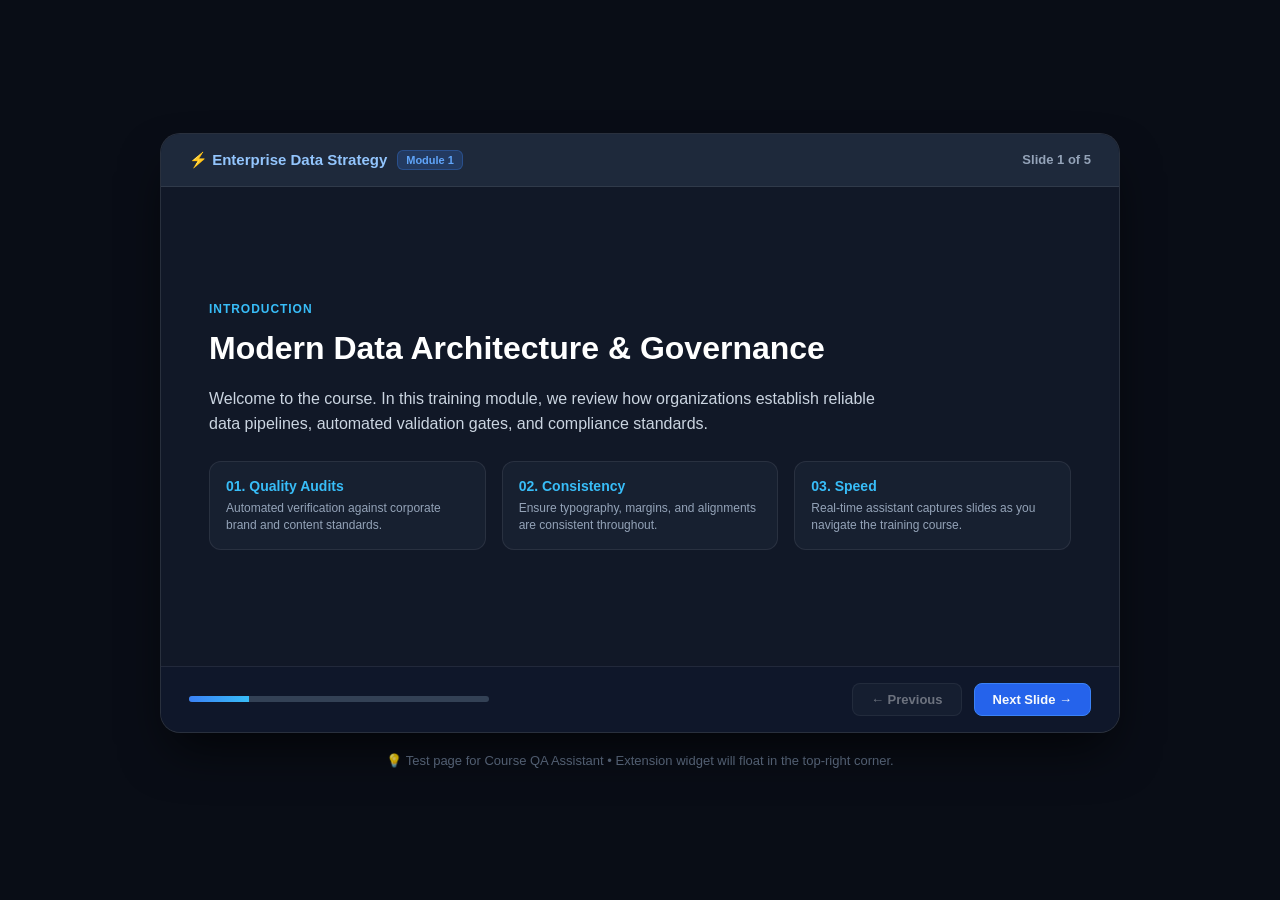
<file: demo-course/index.html>
<!DOCTYPE html>
<html lang="en">
<head>
  <meta charset="UTF-8">
  <meta name="viewport" content="width=device-width, initial-scale=1.0">
  <title>Enterprise Data Strategy - Interactive Course</title>
  <style>
    * {
      box-sizing: border-box;
      margin: 0;
      padding: 0;
      font-family: -apple-system, BlinkMacSystemFont, "Segoe UI", Roboto, Helvetica, Arial, sans-serif;
    }

    body {
      background: #090d16;
      color: #f8fafc;
      min-height: 100vh;
      display: flex;
      flex-direction: column;
      align-items: center;
      justify-content: center;
      padding: 24px;
    }

    .course-viewport {
      width: 100%;
      max-width: 960px;
      height: 600px;
      background: #111827;
      border: 1px solid rgba(255, 255, 255, 0.1);
      border-radius: 20px;
      display: flex;
      flex-direction: column;
      overflow: hidden;
      box-shadow: 0 25px 50px -12px rgba(0, 0, 0, 0.7);
      position: relative;
    }

    /* Course Header */
    .course-navbar {
      display: flex;
      align-items: center;
      justify-content: space-between;
      padding: 16px 28px;
      background: #1e293b;
      border-bottom: 1px solid rgba(255, 255, 255, 0.08);
    }

    .course-title {
      font-size: 15px;
      font-weight: 700;
      color: #93c5fd;
      display: flex;
      align-items: center;
      gap: 10px;
    }

    .badge-module {
      font-size: 11px;
      background: rgba(59, 130, 246, 0.2);
      color: #60a5fa;
      padding: 3px 8px;
      border-radius: 6px;
      border: 1px solid rgba(59, 130, 246, 0.3);
    }

    .slide-indicator {
      font-size: 13px;
      font-weight: 600;
      color: #94a3b8;
    }

    /* Slide Stage */
    .slide-stage {
      flex: 1;
      padding: 48px;
      display: flex;
      flex-direction: column;
      justify-content: center;
      position: relative;
    }

    .slide {
      display: none;
      animation: fadeIn 0.4s ease-out;
    }

    .slide.active {
      display: block;
    }

    @keyframes fadeIn {
      from { opacity: 0; transform: translateY(8px); }
      to { opacity: 1; transform: translateY(0); }
    }

    .slide-tag {
      font-size: 12px;
      font-weight: 700;
      text-transform: uppercase;
      letter-spacing: 0.08em;
      color: #38bdf8;
      margin-bottom: 12px;
    }

    .slide-heading {
      font-size: 32px;
      font-weight: 800;
      line-height: 1.25;
      margin-bottom: 18px;
      color: #ffffff;
    }

    .slide-desc {
      font-size: 16px;
      line-height: 1.6;
      color: #cbd5e1;
      max-width: 680px;
      margin-bottom: 24px;
    }

    .feature-grid {
      display: grid;
      grid-template-columns: repeat(3, 1fr);
      gap: 16px;
      margin-top: 16px;
    }

    .feature-card {
      background: rgba(30, 41, 59, 0.5);
      border: 1px solid rgba(255, 255, 255, 0.08);
      border-radius: 12px;
      padding: 16px;
    }

    .feature-card h4 {
      font-size: 14px;
      color: #38bdf8;
      margin-bottom: 6px;
    }

    .feature-card p {
      font-size: 12px;
      color: #94a3b8;
      line-height: 1.4;
    }

    /* Intentional QA issues for testing Stage 5 & 6 */
    .qa-sample-box {
      background: rgba(59, 130, 246, 0.08);
      border-left: 4px solid #3b82f6;
      padding: 14px 18px;
      border-radius: 0 10px 10px 0;
      font-size: 14px;
      color: #e2e8f0;
      margin-top: 14px;
    }

    /* Course Controls Bar */
    .course-footer {
      display: flex;
      align-items: center;
      justify-content: space-between;
      padding: 16px 28px;
      background: #0f172a;
      border-top: 1px solid rgba(255, 255, 255, 0.08);
    }

    .progress-bar-container {
      flex: 1;
      max-width: 300px;
      height: 6px;
      background: #334155;
      border-radius: 3px;
      overflow: hidden;
    }

    .progress-fill {
      height: 100%;
      background: linear-gradient(90deg, #3b82f6, #38bdf8);
      width: 20%;
      transition: width 0.3s ease;
    }

    .nav-buttons {
      display: flex;
      gap: 12px;
    }

    .nav-btn {
      padding: 8px 18px;
      font-size: 13px;
      font-weight: 600;
      border-radius: 8px;
      border: 1px solid rgba(255, 255, 255, 0.15);
      background: #1e293b;
      color: #f8fafc;
      cursor: pointer;
      transition: background 0.2s, transform 0.1s;
    }

    .nav-btn:hover:not(:disabled) {
      background: #334155;
    }

    .nav-btn:active:not(:disabled) {
      transform: scale(0.97);
    }

    .nav-btn:disabled {
      opacity: 0.4;
      cursor: not-allowed;
    }

    .nav-btn.primary {
      background: #2563eb;
      border-color: #3b82f6;
    }

    .nav-btn.primary:hover:not(:disabled) {
      background: #1d4ed8;
    }

    .instructions-hint {
      margin-top: 20px;
      font-size: 13px;
      color: #64748b;
      text-align: center;
    }

    .instructions-hint code {
      background: #1e293b;
      color: #38bdf8;
      padding: 2px 6px;
      border-radius: 4px;
      font-size: 12px;
    }
  </style>
</head>
<body>

  <!-- Course Container simulating e-learning player -->
  <div class="course-viewport" id="course-viewport">
    <!-- Navbar -->
    <div class="course-navbar">
      <div class="course-title">
        <span>⚡ Enterprise Data Strategy</span>
        <span class="badge-module">Module 1</span>
      </div>
      <div class="slide-indicator" id="slide-indicator">Slide 1 of 5</div>
    </div>

    <!-- Stage -->
    <div class="slide-stage">
      
      <!-- Slide 1 -->
      <div class="slide active" data-slide="1">
        <div class="slide-tag">Introduction</div>
        <h2 class="slide-heading">Modern Data Architecture & Governance</h2>
        <p class="slide-desc">
          Welcome to the course. In this training module, we review how organizations establish reliable data pipelines, automated validation gates, and compliance standards.
        </p>
        <div class="feature-grid">
          <div class="feature-card">
            <h4>01. Quality Audits</h4>
            <p>Automated verification against corporate brand and content standards.</p>
          </div>
          <div class="feature-card">
            <h4>02. Consistency</h4>
            <p>Ensure typography, margins, and alignments are consistent throughout.</p>
          </div>
          <div class="feature-card">
            <h4>03. Speed</h4>
            <p>Real-time assistant captures slides as you navigate the training course.</p>
          </div>
        </div>
      </div>

      <!-- Slide 2 -->
      <div class="slide" data-slide="2">
        <div class="slide-tag">Data Products</div>
        <h2 class="slide-heading">Managing Data as a Shared Asset</h2>
        <p class="slide-desc">
          High-performing teams treat data as a primary product. Every dataset must have clear ownership, verified lineage, and enforceable SLAs.
        </p>
        <!-- Notice intentional grammar quirk from prompt for testing later stages -->
        <div class="qa-sample-box">
          <strong>Review Note:</strong> "Data Products provides trusted data across the entire organization without manual friction."
        </div>
      </div>

      <!-- Slide 3 -->
      <div class="slide" data-slide="3">
        <div class="slide-tag">Quality Frameworks</div>
        <h2 class="slide-heading">Continuous Quality Assurance in E-Learning</h2>
        <p class="slide-desc">
          Automated course reviewers detect grammar, font mismatch, and text overlap issues early, reducing human tester review cycles by 70%.
        </p>
        <div class="feature-grid">
          <div class="feature-card">
            <h4>Grammar QA</h4>
            <p>Checks subject-verb agreement, punctuation, and typos.</p>
          </div>
          <div class="feature-card">
            <h4>Visual QA</h4>
            <p>Detects misaligned boxes, clipped text, and inconsistent padding.</p>
          </div>
          <div class="feature-card">
            <h4>Font QA</h4>
            <p>Verifies approved corporate typography sizes and weights.</p>
          </div>
        </div>
      </div>

      <!-- Slide 4 -->
      <div class="slide" data-slide="4">
        <div class="slide-tag">Best Practices</div>
        <h2 class="slide-heading">Automated Slide Detection Strategies</h2>
        <p class="slide-desc">
          When the learner clicks next, slide detector hooks observe DOM mutations or custom event triggers to snapshot the exact state for review.
        </p>
        <div class="qa-sample-box">
          <strong>Key Rule:</strong> Keep capture independent from analysis so navigation remains lightning fast.
        </div>
      </div>

      <!-- Slide 5 -->
      <div class="slide" data-slide="5">
        <div class="slide-tag">Summary</div>
        <h2 class="slide-heading">Module Summary & Next Steps</h2>
        <p class="slide-desc">
          You have completed Module 1 review! In the next module, we will explore distributed processing and automated report generation.
        </p>
        <div class="feature-grid">
          <div class="feature-card">
            <h4>5 Slides</h4>
            <p>Full course deck traversed.</p>
          </div>
          <div class="feature-card">
            <h4>Ready to End</h4>
            <p>Click "End QA" in the floating assistant to generate report.</p>
          </div>
          <div class="feature-card">
            <h4>Export</h4>
            <p>Comprehensive PDF breakdown with all flagged items.</p>
          </div>
        </div>
      </div>

    </div>

    <!-- Course Controls -->
    <div class="course-footer">
      <div class="progress-bar-container">
        <div class="progress-fill" id="progress-fill"></div>
      </div>
      <div class="nav-buttons">
        <button class="nav-btn" id="prev-btn" disabled>← Previous</button>
        <button class="nav-btn primary" id="next-btn">Next Slide →</button>
      </div>
    </div>
  </div>

  <p class="instructions-hint">
    💡 Test page for Course QA Assistant • Extension widget will float in the top-right corner.
  </p>

  <script>
    // Simple slide navigation logic
    const slides = document.querySelectorAll(".slide");
    const prevBtn = document.getElementById("prev-btn");
    const nextBtn = document.getElementById("next-btn");
    const slideIndicator = document.getElementById("slide-indicator");
    const progressFill = document.getElementById("progress-fill");

    let currentSlide = 0;
    const totalSlides = slides.length;

    function updateSlide(index) {
      slides.forEach((s, idx) => {
        s.classList.toggle("active", idx === index);
      });

      slideIndicator.textContent = `Slide ${index + 1} of ${totalSlides}`;
      progressFill.style.width = `${((index + 1) / totalSlides) * 100}%`;

      prevBtn.disabled = index === 0;
      nextBtn.disabled = index === totalSlides - 1;

      // Dispatch custom event for slide change (ready for Stage 3 automatic slide detection)
      window.dispatchEvent(new CustomEvent("course:slideChanged", {
        detail: {
          slideNumber: index + 1,
          totalSlides: totalSlides,
          slideTitle: slides[index].querySelector(".slide-heading")?.innerText || ""
        }
      }));
    }

    prevBtn.addEventListener("click", () => {
      if (currentSlide > 0) {
        currentSlide--;
        updateSlide(currentSlide);
      }
    });

    nextBtn.addEventListener("click", () => {
      if (currentSlide < totalSlides - 1) {
        currentSlide++;
        updateSlide(currentSlide);
      }
    });
  </script>
</body>
</html>
</file>
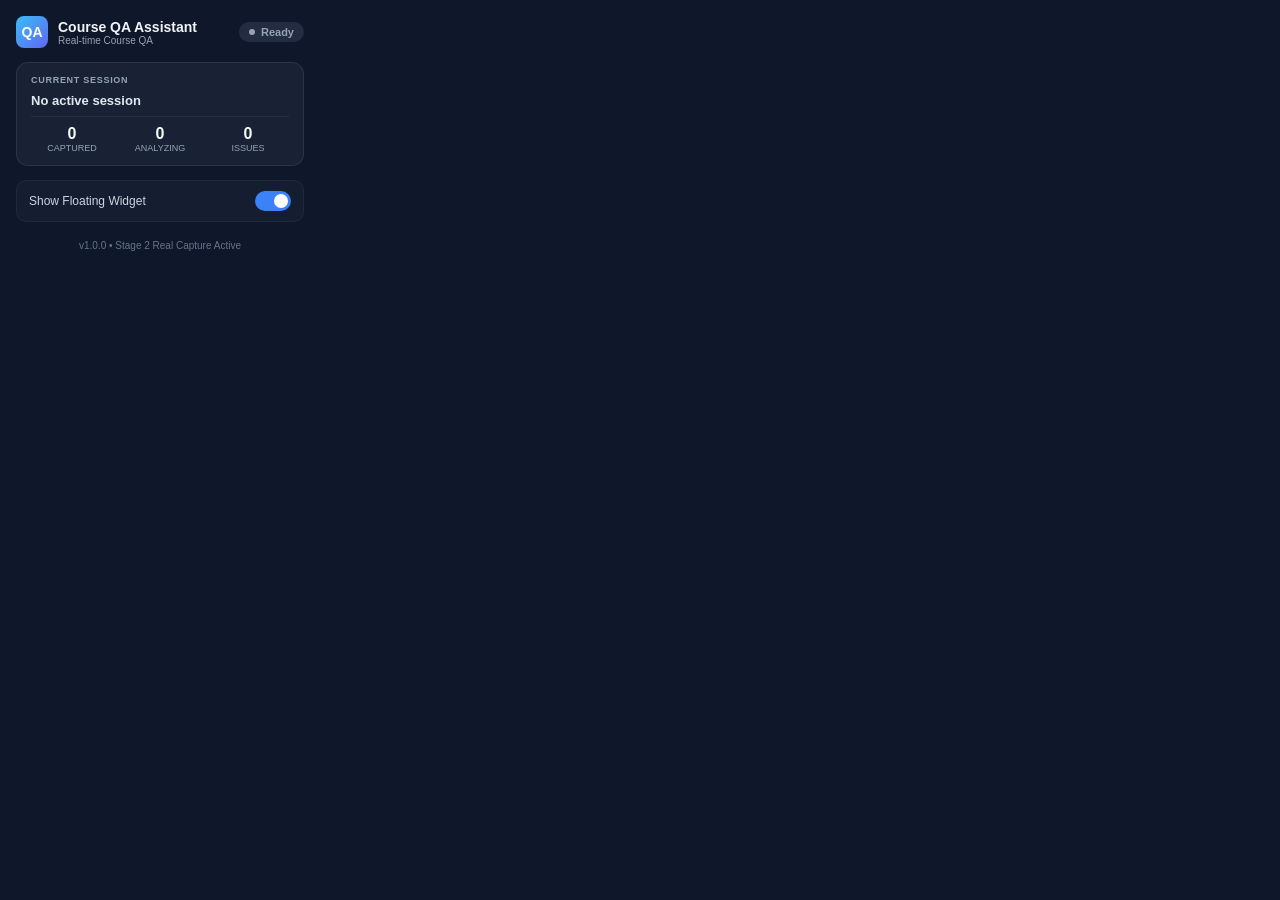
<file: browser-extension/popup/popup.html>
<!DOCTYPE html>
<html lang="en">
<head>
  <meta charset="UTF-8">
  <meta name="viewport" content="width=device-width, initial-scale=1.0">
  <title>Course QA Assistant</title>
  <link rel="stylesheet" href="popup.css">
</head>
<body>
  <div class="popup-container">
    <header class="popup-header">
      <div class="brand">
        <div class="logo">QA</div>
        <div class="title-group">
          <h1>Course QA Assistant</h1>
          <span class="subtitle">Real-time Course QA</span>
        </div>
      </div>
      <div class="status-indicator" id="status-pill">
        <span class="dot"></span>
        <span id="status-label">Ready</span>
      </div>
    </header>

    <div class="session-card" id="session-card">
      <div class="session-label">CURRENT SESSION</div>
      <div class="session-id" id="session-id">No active session</div>
      
      <div class="metrics-row">
        <div class="metric">
          <span class="metric-num" id="popup-captured">0</span>
          <span class="metric-name">Captured</span>
        </div>
        <div class="metric">
          <span class="metric-num" id="popup-analyzing">0</span>
          <span class="metric-name">Analyzing</span>
        </div>
        <div class="metric">
          <span class="metric-num" id="popup-issues">0</span>
          <span class="metric-name">Issues</span>
        </div>
      </div>

      <button class="btn-view-shot" id="btn-popup-view-latest" style="display: none;">
        <span>↗</span> Inspect Latest Screenshot
      </button>

      <!-- All Captured Slides in Session -->
      <div class="captured-slides-section" id="captured-slides-section" style="display: none;">
        <div class="section-title">
          <span>ALL CAPTURED SLIDES (<span id="slides-count-label">0</span>)</span>
        </div>
        <div class="slides-list" id="slides-list">
          <!-- Populated by popup.js -->
        </div>
      </div>
    </div>

    <div class="controls-section">
      <div class="toggle-row">
        <span>Show Floating Widget</span>
        <label class="switch">
          <input type="checkbox" id="toggle-widget" checked>
          <span class="slider"></span>
        </label>
      </div>
    </div>

    <footer class="popup-footer">
      <span>v1.0.0 • Stage 2 Real Capture Active</span>
    </footer>
  </div>

  <script src="popup.js"></script>
</body>
</html>
</file>
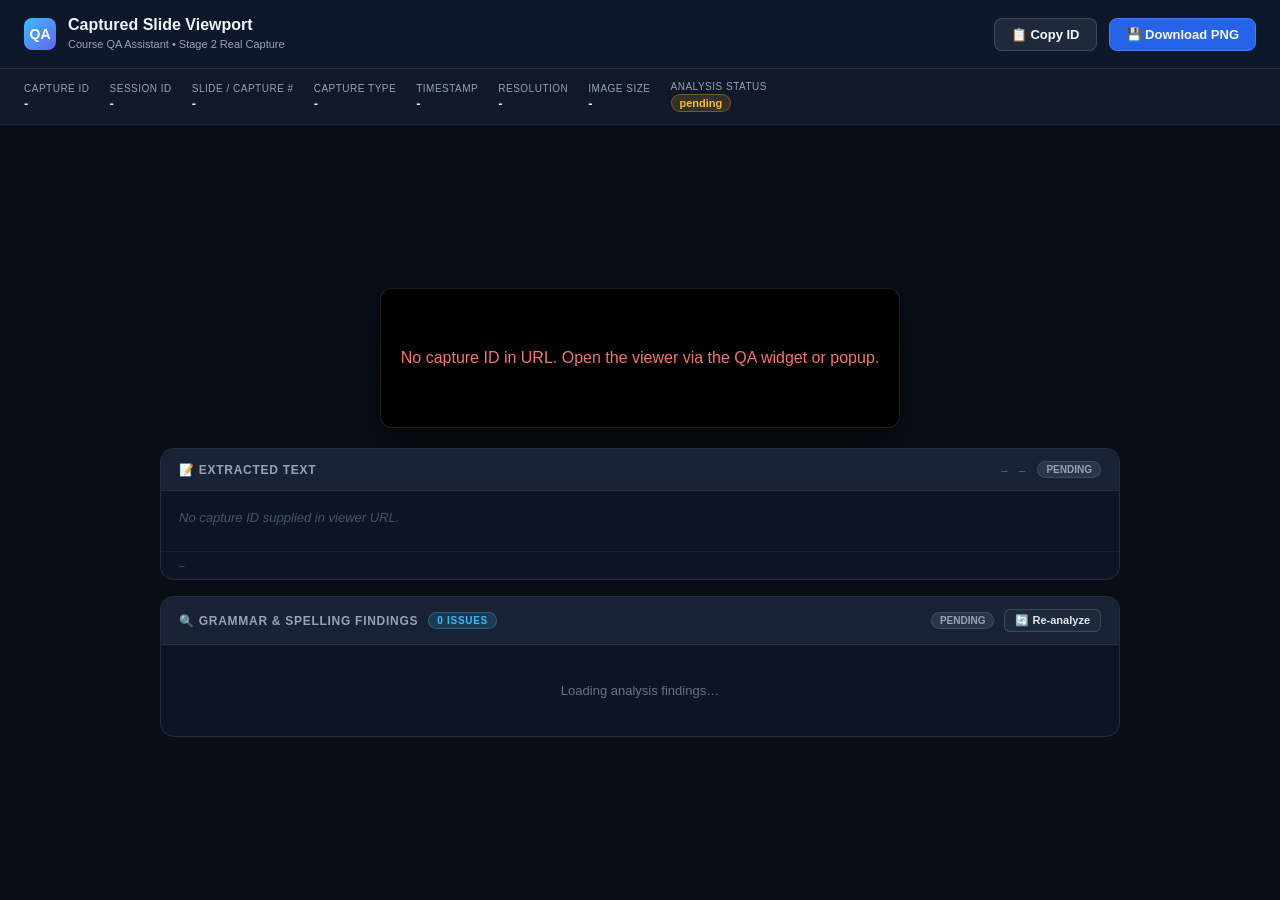
<file: browser-extension/viewer/viewer.html>
<!DOCTYPE html>
<html lang="en">
<head>
  <meta charset="UTF-8">
  <meta name="viewport" content="width=device-width, initial-scale=1.0">
  <title>Screenshot Viewer - Course QA Assistant</title>
  <style>
    * {
      box-sizing: border-box;
      margin: 0;
      padding: 0;
      font-family: -apple-system, BlinkMacSystemFont, "Segoe UI", Roboto, Helvetica, Arial, sans-serif;
    }

    body {
      background: #090d16;
      color: #f8fafc;
      min-height: 100vh;
      display: flex;
      flex-direction: column;
    }

    header {
      background: #0f172a;
      border-bottom: 1px solid rgba(255, 255, 255, 0.1);
      padding: 16px 24px;
      display: flex;
      align-items: center;
      justify-content: space-between;
      position: sticky;
      top: 0;
      z-index: 100;
    }

    .brand {
      display: flex;
      align-items: center;
      gap: 12px;
    }

    .logo-badge {
      width: 32px;
      height: 32px;
      border-radius: 8px;
      background: linear-gradient(135deg, #38bdf8, #6366f1);
      display: flex;
      align-items: center;
      justify-content: center;
      font-weight: 800;
      font-size: 14px;
      color: white;
    }

    .title-group h1 {
      font-size: 16px;
      font-weight: 700;
      color: #f1f5f9;
    }

    .title-group span {
      font-size: 11px;
      color: #94a3b8;
    }

    .header-actions {
      display: flex;
      align-items: center;
      gap: 12px;
    }

    .btn {
      padding: 8px 16px;
      font-size: 13px;
      font-weight: 600;
      border-radius: 8px;
      border: 1px solid rgba(255, 255, 255, 0.15);
      background: #1e293b;
      color: #f8fafc;
      cursor: pointer;
      display: inline-flex;
      align-items: center;
      gap: 6px;
      transition: background 0.15s;
    }

    .btn:hover {
      background: #334155;
    }

    .btn-primary {
      background: #2563eb;
      border-color: #3b82f6;
    }

    .btn-primary:hover {
      background: #1d4ed8;
    }

    /* Metadata Bar */
    .metadata-bar {
      background: #111827;
      border-bottom: 1px solid rgba(255, 255, 255, 0.06);
      padding: 12px 24px;
      display: flex;
      align-items: center;
      gap: 20px;
      flex-wrap: wrap;
    }

    .meta-item {
      display: flex;
      flex-direction: column;
      gap: 2px;
    }

    .meta-label {
      font-size: 10px;
      text-transform: uppercase;
      letter-spacing: 0.05em;
      color: #94a3b8;
    }

    .meta-value {
      font-size: 13px;
      font-weight: 600;
      color: #e2e8f0;
      font-variant-numeric: tabular-nums;
    }

    .status-badge {
      display: inline-block;
      padding: 2px 8px;
      border-radius: 12px;
      font-size: 11px;
      background: rgba(251, 191, 36, 0.15);
      color: #fbbf24;
      border: 1px solid rgba(251, 191, 36, 0.3);
    }

    .type-badge {
      display: inline-block;
      padding: 2px 8px;
      border-radius: 12px;
      font-size: 11px;
      font-weight: 700;
    }

    .type-badge.automatic {
      background: rgba(56, 189, 248, 0.15);
      color: #38bdf8;
      border: 1px solid rgba(56, 189, 248, 0.35);
    }

    .type-badge.manual {
      background: rgba(168, 85, 247, 0.15);
      color: #c084fc;
      border: 1px solid rgba(168, 85, 247, 0.35);
    }

    /* Main Viewport */
    main {
      flex: 1;
      padding: 24px;
      display: flex;
      flex-direction: column;
      align-items: center;
      justify-content: center;
    }

    .image-container {
      max-width: 100%;
      border-radius: 12px;
      overflow: hidden;
      box-shadow: 0 20px 40px -10px rgba(0, 0, 0, 0.7);
      border: 1px solid rgba(255, 255, 255, 0.12);
      background: #000;
    }

    .image-container img {
      display: block;
      max-width: 100%;
      max-height: calc(100vh - 200px);
      object-fit: contain;
    }

    .loading-state, .error-state {
      text-align: center;
      padding: 60px 20px;
      color: #94a3b8;
    }

    .error-state {
      color: #f87171;
    }

    /* Extracted Text Panel */
    .text-panel {
      width: 100%;
      max-width: 960px;
      margin-top: 20px;
      background: rgba(15, 23, 42, 0.85);
      border: 1px solid rgba(255, 255, 255, 0.1);
      border-radius: 14px;
      overflow: hidden;
    }

    .text-panel-header {
      display: flex;
      align-items: center;
      justify-content: space-between;
      padding: 12px 18px;
      background: rgba(30, 41, 59, 0.7);
      border-bottom: 1px solid rgba(255, 255, 255, 0.07);
    }

    .text-panel-title {
      font-size: 12px;
      font-weight: 700;
      text-transform: uppercase;
      letter-spacing: 0.06em;
      color: #94a3b8;
      display: flex;
      align-items: center;
      gap: 8px;
    }

    .text-meta {
      display: flex;
      align-items: center;
      gap: 12px;
      font-size: 11px;
      color: #64748b;
    }

    .text-status-badge {
      padding: 2px 8px;
      border-radius: 10px;
      font-size: 10px;
      font-weight: 700;
      text-transform: uppercase;
    }

    .text-status-badge.completed {
      background: rgba(52, 211, 153, 0.15);
      color: #34d399;
      border: 1px solid rgba(52, 211, 153, 0.3);
    }

    .text-status-badge.partially-completed {
      background: rgba(251, 191, 36, 0.15);
      color: #fbbf24;
      border: 1px solid rgba(251, 191, 36, 0.3);
    }

    .text-status-badge.failed {
      background: rgba(239, 68, 68, 0.15);
      color: #f87171;
      border: 1px solid rgba(239, 68, 68, 0.3);
    }

    .text-status-badge.pending, .text-status-badge.extracting, .text-status-badge.not-yet-available {
      background: rgba(148, 163, 184, 0.15);
      color: #94a3b8;
      border: 1px solid rgba(148, 163, 184, 0.2);
    }

    .text-content {
      padding: 16px 18px;
      font-size: 13px;
      line-height: 1.7;
      color: #cbd5e1;
      white-space: pre-wrap;
      word-break: break-word;
      min-height: 60px;
      max-height: 280px;
      overflow-y: auto;
    }

    .text-content.empty {
      color: #475569;
      font-style: italic;
    }

    .text-panel-footer {
      padding: 8px 18px;
      font-size: 10px;
      color: #475569;
      border-top: 1px solid rgba(255, 255, 255, 0.05);
      display: flex;
      gap: 16px;
    }

    /* Stage 6: Analysis Findings Panel */
    .analysis-panel {
      width: 100%;
      max-width: 960px;
      margin-top: 16px;
      background: rgba(15, 23, 42, 0.85);
      border: 1px solid rgba(255, 255, 255, 0.1);
      border-radius: 14px;
      overflow: hidden;
    }

    .analysis-panel-header {
      display: flex;
      align-items: center;
      justify-content: space-between;
      padding: 12px 18px;
      background: rgba(30, 41, 59, 0.7);
      border-bottom: 1px solid rgba(255, 255, 255, 0.07);
    }

    .analysis-panel-title {
      font-size: 12px;
      font-weight: 700;
      text-transform: uppercase;
      letter-spacing: 0.06em;
      color: #94a3b8;
      display: flex;
      align-items: center;
      gap: 10px;
    }

    .analysis-count-badge {
      font-size: 10px;
      font-weight: 700;
      padding: 2px 8px;
      border-radius: 10px;
      background: rgba(56, 189, 248, 0.15);
      color: #38bdf8;
      border: 1px solid rgba(56, 189, 248, 0.3);
    }

    .analysis-meta {
      display: flex;
      align-items: center;
      gap: 10px;
    }

    .analysis-status-badge {
      padding: 2px 8px;
      border-radius: 10px;
      font-size: 10px;
      font-weight: 700;
      text-transform: uppercase;
    }

    .analysis-status-badge.completed {
      background: rgba(52, 211, 153, 0.15);
      color: #34d399;
      border: 1px solid rgba(52, 211, 153, 0.3);
    }

    .analysis-status-badge.analyzing {
      background: rgba(56, 189, 248, 0.15);
      color: #38bdf8;
      border: 1px solid rgba(56, 189, 248, 0.3);
    }

    .analysis-status-badge.pending {
      background: rgba(148, 163, 184, 0.15);
      color: #94a3b8;
      border: 1px solid rgba(148, 163, 184, 0.2);
    }

    .analysis-status-badge.skipped {
      background: rgba(251, 191, 36, 0.15);
      color: #fbbf24;
      border: 1px solid rgba(251, 191, 36, 0.3);
    }

    .analysis-status-badge.failed {
      background: rgba(239, 68, 68, 0.15);
      color: #f87171;
      border: 1px solid rgba(239, 68, 68, 0.3);
    }

    .btn-retry-analysis {
      padding: 4px 10px;
      font-size: 11px;
      font-weight: 600;
      border-radius: 6px;
      background: #1e293b;
      border: 1px solid rgba(255, 255, 255, 0.15);
      color: #e2e8f0;
      cursor: pointer;
      transition: background 0.15s;
    }
    .btn-retry-analysis:hover {
      background: #334155;
    }

    .analysis-findings-body {
      padding: 14px 18px;
      display: flex;
      flex-direction: column;
      gap: 10px;
      max-height: 400px;
      overflow-y: auto;
    }

    .finding-card {
      background: rgba(15, 23, 42, 0.65);
      border: 1px solid rgba(255, 255, 255, 0.08);
      border-radius: 10px;
      padding: 12px 14px;
      display: flex;
      flex-direction: column;
      gap: 6px;
    }

    .finding-header {
      display: flex;
      align-items: center;
      justify-content: space-between;
    }

    .finding-cat-badge {
      font-size: 10px;
      font-weight: 800;
      text-transform: uppercase;
      padding: 2px 7px;
      border-radius: 6px;
      letter-spacing: 0.04em;
    }

    .finding-cat-badge.spelling {
      background: rgba(244, 63, 94, 0.18);
      color: #fb7185;
      border: 1px solid rgba(244, 63, 94, 0.35);
    }

    .finding-cat-badge.grammar {
      background: rgba(168, 85, 247, 0.18);
      color: #c084fc;
      border: 1px solid rgba(168, 85, 247, 0.35);
    }

    .finding-cat-badge.repeated-word {
      background: rgba(249, 115, 22, 0.18);
      color: #fb923c;
      border: 1px solid rgba(249, 115, 22, 0.35);
    }

    .finding-cat-badge.punctuation {
      background: rgba(234, 179, 8, 0.18);
      color: #facc15;
      border: 1px solid rgba(234, 179, 8, 0.35);
    }

    .finding-cat-badge.capitalization {
      background: rgba(6, 182, 212, 0.18);
      color: #22d3ee;
      border: 1px solid rgba(6, 182, 212, 0.35);
    }

    .finding-severity {
      font-size: 10px;
      color: #64748b;
      text-transform: uppercase;
      font-weight: 600;
    }

    .finding-content {
      display: flex;
      align-items: baseline;
      gap: 8px;
      flex-wrap: wrap;
    }

    .finding-original {
      font-size: 13px;
      font-weight: 700;
      color: #fca5a5;
      background: rgba(239, 68, 68, 0.12);
      border-radius: 4px;
      padding: 2px 6px;
      text-decoration: line-through;
    }

    .finding-message {
      font-size: 13px;
      color: #cbd5e1;
      line-height: 1.5;
    }

    .finding-suggestions {
      display: flex;
      align-items: center;
      gap: 6px;
      flex-wrap: wrap;
      margin-top: 4px;
      font-size: 12px;
    }

    .suggestion-label {
      font-size: 11px;
      color: #94a3b8;
    }

    .suggestion-pill {
      font-size: 11px;
      font-weight: 600;
      background: rgba(52, 211, 153, 0.15);
      color: #34d399;
      border: 1px solid rgba(52, 211, 153, 0.3);
      padding: 2px 8px;
      border-radius: 6px;
    }

    .analysis-clean-state {
      text-align: center;
      padding: 24px;
      color: #34d399;
      font-size: 13px;
      font-weight: 600;
      display: flex;
      flex-direction: column;
      gap: 4px;
    }

    .analysis-empty {
      text-align: center;
      padding: 24px;
      color: #64748b;
      font-size: 13px;
    }

    /* Multi-Slide Navigation Controls */
    .slide-nav-group {
      display: inline-flex;
      align-items: center;
      gap: 6px;
      background: rgba(15, 23, 42, 0.7);
      padding: 3px 6px;
      border-radius: 8px;
      border: 1px solid rgba(255, 255, 255, 0.12);
    }

    .btn-nav {
      padding: 5px 10px;
      font-size: 12px;
      background: #1e293b;
      border: 1px solid rgba(255, 255, 255, 0.1);
    }
    .btn-nav:hover:not(:disabled) {
      background: #334155;
    }
    .btn-nav:disabled {
      opacity: 0.4;
      cursor: not-allowed;
    }

    .slide-counter-badge {
      font-size: 12px;
      font-weight: 700;
      padding: 3px 8px;
      color: #38bdf8;
      background: rgba(56, 189, 248, 0.12);
      border-radius: 6px;
      white-space: nowrap;
    }

    /* Session Slides Filmstrip */
    .slides-strip-container {
      background: #0b111e;
      border-bottom: 1px solid rgba(255, 255, 255, 0.08);
      padding: 10px 24px;
    }

    .strip-header {
      display: flex;
      justify-content: space-between;
      align-items: center;
      margin-bottom: 8px;
    }

    .strip-title {
      font-size: 11px;
      font-weight: 700;
      letter-spacing: 0.06em;
      text-transform: uppercase;
      color: #94a3b8;
    }

    .strip-hint {
      font-size: 11px;
      color: #64748b;
    }

    .slides-strip {
      display: flex;
      gap: 10px;
      overflow-x: auto;
      padding-bottom: 4px;
      scrollbar-width: thin;
      scrollbar-color: #334155 #0b111e;
    }

    .slide-tab {
      flex-shrink: 0;
      display: flex;
      align-items: center;
      gap: 10px;
      padding: 7px 12px;
      background: #151e2e;
      border: 1px solid rgba(255, 255, 255, 0.09);
      border-radius: 8px;
      cursor: pointer;
      transition: all 0.15s ease;
      user-select: none;
    }

    .slide-tab:hover {
      background: #1e293b;
      border-color: #38bdf8;
      transform: translateY(-1px);
    }

    .slide-tab.active {
      background: rgba(37, 99, 235, 0.22);
      border-color: #3b82f6;
      box-shadow: 0 0 12px rgba(59, 130, 246, 0.3);
    }

    .slide-tab-num {
      font-size: 12px;
      font-weight: 800;
      color: #38bdf8;
      background: rgba(56, 189, 248, 0.15);
      border-radius: 5px;
      padding: 2px 6px;
    }

    .slide-tab-info {
      display: flex;
      flex-direction: column;
      gap: 2px;
      text-align: left;
    }

    .slide-tab-title {
      font-size: 12px;
      font-weight: 600;
      color: #e2e8f0;
      max-width: 150px;
      overflow: hidden;
      text-overflow ellipsis;
      white-space: nowrap;
    }

    .slide-tab-meta {
      font-size: 10px;
      color: #64748b;
      display: flex;
      gap: 6px;
    }

    .slide-tab.active .slide-tab-title {
      color: #ffffff;
    }
  </style>
</head>
<body>
  <header>
    <div class="brand">
      <div class="logo-badge">QA</div>
      <div class="title-group">
        <h1>Captured Slide Viewport</h1>
        <span id="page-source">Course QA Assistant • Stage 2 Real Capture</span>
      </div>
    </div>
    <div class="header-actions">
      <!-- Multi-Slide Navigator -->
      <div class="slide-nav-group" id="slide-nav-group" style="display: none;">
        <button class="btn btn-nav" id="btn-prev-slide" title="Previous Slide (←)">◀ Prev</button>
        <span class="slide-counter-badge" id="slide-counter-badge">Slide 1 of 1</span>
        <button class="btn btn-nav" id="btn-next-slide" title="Next Slide (→)">Next ▶</button>
      </div>

      <button class="btn" id="btn-copy-id">📋 Copy ID</button>
      <button class="btn btn-primary" id="btn-download">💾 Download PNG</button>
    </div>
  </header>

  <div class="metadata-bar">
    <div class="meta-item">
      <span class="meta-label">Capture ID</span>
      <span class="meta-value" id="val-capture-id">-</span>
    </div>
    <div class="meta-item">
      <span class="meta-label">Session ID</span>
      <span class="meta-value" id="val-session-id">-</span>
    </div>
    <div class="meta-item">
      <span class="meta-label">Slide / Capture #</span>
      <span class="meta-value" id="val-capture-num">-</span>
    </div>
    <div class="meta-item">
      <span class="meta-label">Capture Type</span>
      <span class="meta-value" id="val-capture-type">-</span>
    </div>
    <div class="meta-item">
      <span class="meta-label">Timestamp</span>
      <span class="meta-value" id="val-timestamp">-</span>
    </div>
    <div class="meta-item">
      <span class="meta-label">Resolution</span>
      <span class="meta-value" id="val-resolution">-</span>
    </div>
    <div class="meta-item">
      <span class="meta-label">Image Size</span>
      <span class="meta-value" id="val-size">-</span>
    </div>
    <div class="meta-item">
      <span class="meta-label">Analysis Status</span>
      <span class="meta-value"><span class="status-badge" id="val-status">pending</span></span>
    </div>
  </div>

  <!-- Session Slides Strip -->
  <div class="slides-strip-container" id="slides-strip-container" style="display: none;">
    <div class="strip-header">
      <span class="strip-title">🎞️ All Captures in Session (<span id="strip-count">0</span>)</span>
      <span class="strip-hint">Click any slide to view its screenshot & extracted text • Keyboard: [ ← ] Prev / [ → ] Next</span>
    </div>
    <div class="slides-strip" id="slides-strip">
      <!-- Generated slide cards -->
    </div>
  </div>

  <main>
    <div class="image-container" id="img-wrapper">
      <div class="loading-state" id="loading-view">Loading high-resolution screenshot from IndexedDB...</div>
      <img id="screenshot-img" style="display: none;" alt="Captured course screenshot" />
    </div>

    <!-- Stage 4: Extracted Text Panel -->
    <div class="text-panel" id="text-panel">
      <div class="text-panel-header">
        <span class="text-panel-title">📝 Extracted Text</span>
        <div class="text-meta">
          <span id="val-word-count">– words</span>
          <span id="val-extract-method">–</span>
          <span class="text-status-badge pending" id="val-extract-status">Loading…</span>
        </div>
      </div>
      <div class="text-content empty" id="text-content-body">Loading extracted text…</div>
      <div class="text-panel-footer">
        <span id="val-extract-ts">–</span>
        <span id="val-extract-notes"></span>
      </div>
    </div>

    <!-- Stage 6: Grammar & Spelling Analysis Panel -->
    <div class="analysis-panel" id="analysis-panel">
      <div class="analysis-panel-header">
        <div class="analysis-panel-title">
          <span>🔍 Grammar & Spelling Findings</span>
          <span class="analysis-count-badge" id="val-analysis-count">0 issues</span>
        </div>
        <div class="analysis-meta">
          <span class="analysis-status-badge pending" id="val-analysis-status">PENDING</span>
          <button class="btn-retry-analysis" id="btn-retry-analysis" title="Re-run language analysis for this slide">🔄 Re-analyze</button>
        </div>
      </div>
      <div class="analysis-findings-body" id="analysis-findings-body">
        <div class="analysis-empty" id="analysis-empty-state">Loading analysis findings…</div>
      </div>
    </div>
  </main>

  <script src="viewer.js"></script>
</body>
</html>
</file>
<file: browser-extension/popup/popup.css>
* {
  box-sizing: border-box;
  margin: 0;
  padding: 0;
  font-family: -apple-system, BlinkMacSystemFont, "Segoe UI", Roboto, Helvetica, Arial, sans-serif;
}

body {
  width: 320px;
  background: #0f172a;
  color: #f8fafc;
  padding: 16px;
  margin: 0;
}

.popup-container {
  display: flex;
  flex-direction: column;
  gap: 14px;
}

.popup-header {
  display: flex;
  align-items: center;
  justify-content: space-between;
}

.brand {
  display: flex;
  align-items: center;
  gap: 10px;
}

.logo {
  width: 32px;
  height: 32px;
  border-radius: 8px;
  background: linear-gradient(135deg, #38bdf8, #6366f1);
  display: flex;
  align-items: center;
  justify-content: center;
  font-size: 14px;
  font-weight: 800;
  color: #ffffff;
}

.title-group h1 {
  font-size: 14px;
  font-weight: 700;
  color: #f1f5f9;
}

.subtitle {
  font-size: 10px;
  color: #94a3b8;
  display: block;
}

.status-indicator {
  display: flex;
  align-items: center;
  gap: 6px;
  font-size: 11px;
  font-weight: 600;
  padding: 4px 10px;
  border-radius: 12px;
  background: rgba(148, 163, 184, 0.15);
  color: #94a3b8;
}

.status-indicator.active {
  background: rgba(16, 185, 129, 0.15);
  color: #34d399;
}

.status-indicator .dot {
  width: 6px;
  height: 6px;
  border-radius: 50%;
  background: currentColor;
}

.session-card {
  background: rgba(30, 41, 59, 0.7);
  border: 1px solid rgba(255, 255, 255, 0.08);
  border-radius: 12px;
  padding: 12px 14px;
  display: flex;
  flex-direction: column;
  gap: 8px;
}

.session-label {
  font-size: 9px;
  font-weight: 700;
  letter-spacing: 0.08em;
  color: #94a3b8;
}

.session-id {
  font-size: 13px;
  font-weight: 600;
  color: #e2e8f0;
}

.metrics-row {
  display: grid;
  grid-template-columns: repeat(3, 1fr);
  gap: 6px;
  padding-top: 8px;
  border-top: 1px solid rgba(255, 255, 255, 0.05);
  text-align: center;
}

.metric {
  display: flex;
  flex-direction: column;
}

.metric-num {
  font-size: 16px;
  font-weight: 700;
  color: #f8fafc;
}

.metric-name {
  font-size: 9px;
  color: #94a3b8;
  text-transform: uppercase;
}

.btn-view-shot {
  margin-top: 6px;
  padding: 8px 12px;
  font-size: 11px;
  font-weight: 600;
  background: rgba(59, 130, 246, 0.15);
  border: 1px solid rgba(59, 130, 246, 0.35);
  color: #60a5fa;
  border-radius: 8px;
  cursor: pointer;
  display: flex;
  align-items: center;
  justify-content: center;
  gap: 6px;
  transition: all 0.15s ease;
}

.btn-view-shot:hover {
  background: rgba(59, 130, 246, 0.25);
  color: #93c5fd;
}

.controls-section {
  display: flex;
  flex-direction: column;
  gap: 8px;
}

.toggle-row {
  display: flex;
  align-items: center;
  justify-content: space-between;
  padding: 10px 12px;
  background: rgba(30, 41, 59, 0.4);
  border: 1px solid rgba(255, 255, 255, 0.05);
  border-radius: 10px;
  font-size: 12px;
  color: #cbd5e1;
}

/* Switch */
.switch {
  position: relative;
  display: inline-block;
  width: 36px;
  height: 20px;
}

.switch input {
  opacity: 0;
  width: 0;
  height: 0;
}

.slider {
  position: absolute;
  cursor: pointer;
  top: 0; left: 0; right: 0; bottom: 0;
  background-color: #334155;
  transition: .2s;
  border-radius: 20px;
}

.slider:before {
  position: absolute;
  content: "";
  height: 14px;
  width: 14px;
  left: 3px;
  bottom: 3px;
  background-color: white;
  transition: .2s;
  border-radius: 50%;
}

input:checked + .slider {
  background-color: #3b82f6;
}

input:checked + .slider:before {
  transform: translateX(16px);
}

/* Captured Slides List */
.captured-slides-section {
  display: flex;
  flex-direction: column;
  gap: 8px;
  border-top: 1px solid rgba(255, 255, 255, 0.08);
  padding-top: 10px;
}

.section-title {
  font-size: 9px;
  font-weight: 700;
  letter-spacing: 0.08em;
  color: #94a3b8;
  display: flex;
  align-items: center;
  justify-content: space-between;
}

.slides-list {
  display: flex;
  flex-direction: column;
  gap: 6px;
  max-height: 180px;
  overflow-y: auto;
  padding-right: 2px;
}

.slide-row {
  display: flex;
  align-items: center;
  justify-content: space-between;
  padding: 6px 10px;
  background: rgba(15, 23, 42, 0.6);
  border: 1px solid rgba(255, 255, 255, 0.06);
  border-radius: 8px;
  font-size: 11px;
}

.slide-row-left {
  display: flex;
  align-items: center;
  gap: 8px;
  overflow: hidden;
}

.slide-row-num {
  font-weight: 700;
  color: #38bdf8;
  font-size: 11px;
}

.slide-row-info {
  display: flex;
  flex-direction: column;
  gap: 2px;
  overflow: hidden;
}

.slide-row-title {
  color: #f1f5f9;
  font-weight: 500;
  white-space: nowrap;
  overflow: hidden;
  text-overflow: ellipsis;
  max-width: 140px;
}

.slide-row-type {
  font-size: 9px;
  color: #64748b;
  text-transform: uppercase;
}

.btn-row-view {
  padding: 4px 8px;
  font-size: 11px;
  font-weight: 600;
  border-radius: 6px;
  background: #2563eb;
  color: #ffffff;
  border: none;
  cursor: pointer;
  white-space: nowrap;
}

.btn-row-view:hover {
  background: #1d4ed8;
}

.popup-footer {
  text-align: center;
  font-size: 10px;
  color: #64748b;
  padding-top: 4px;
}
</file>
